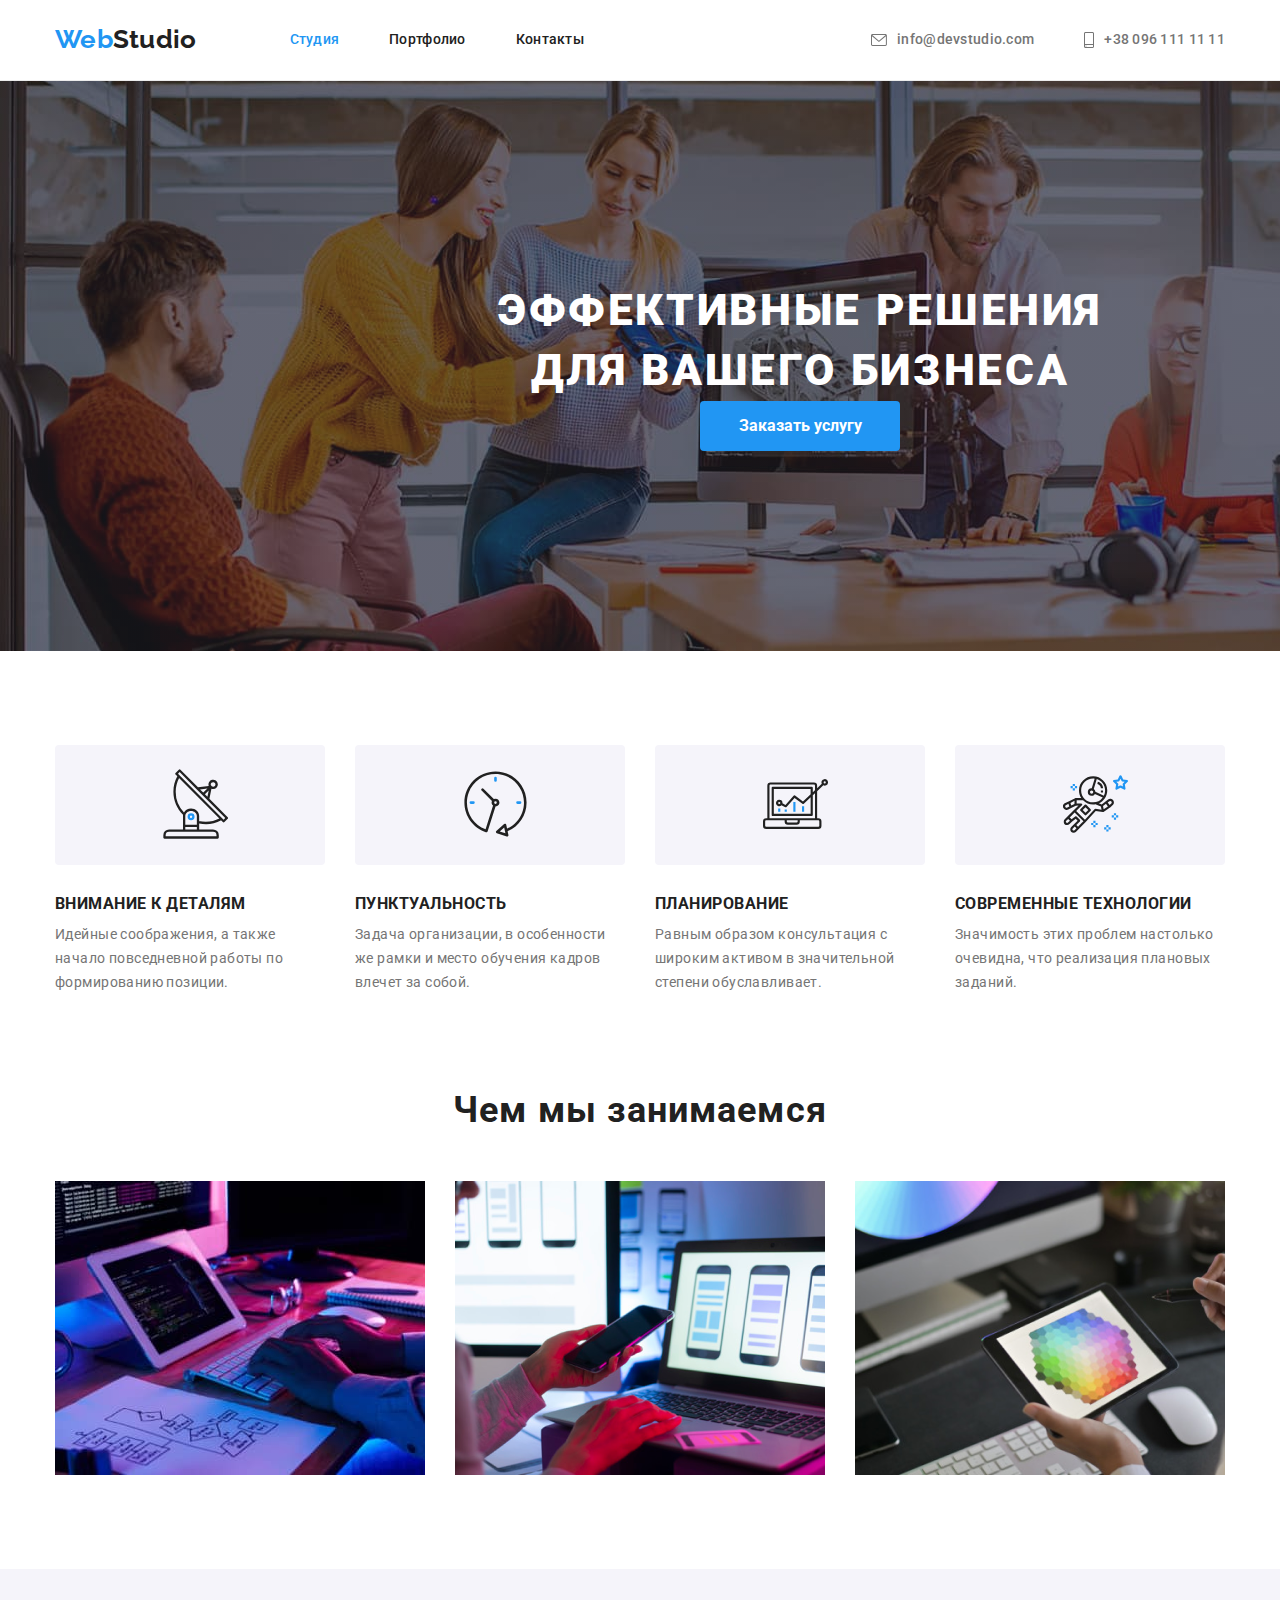
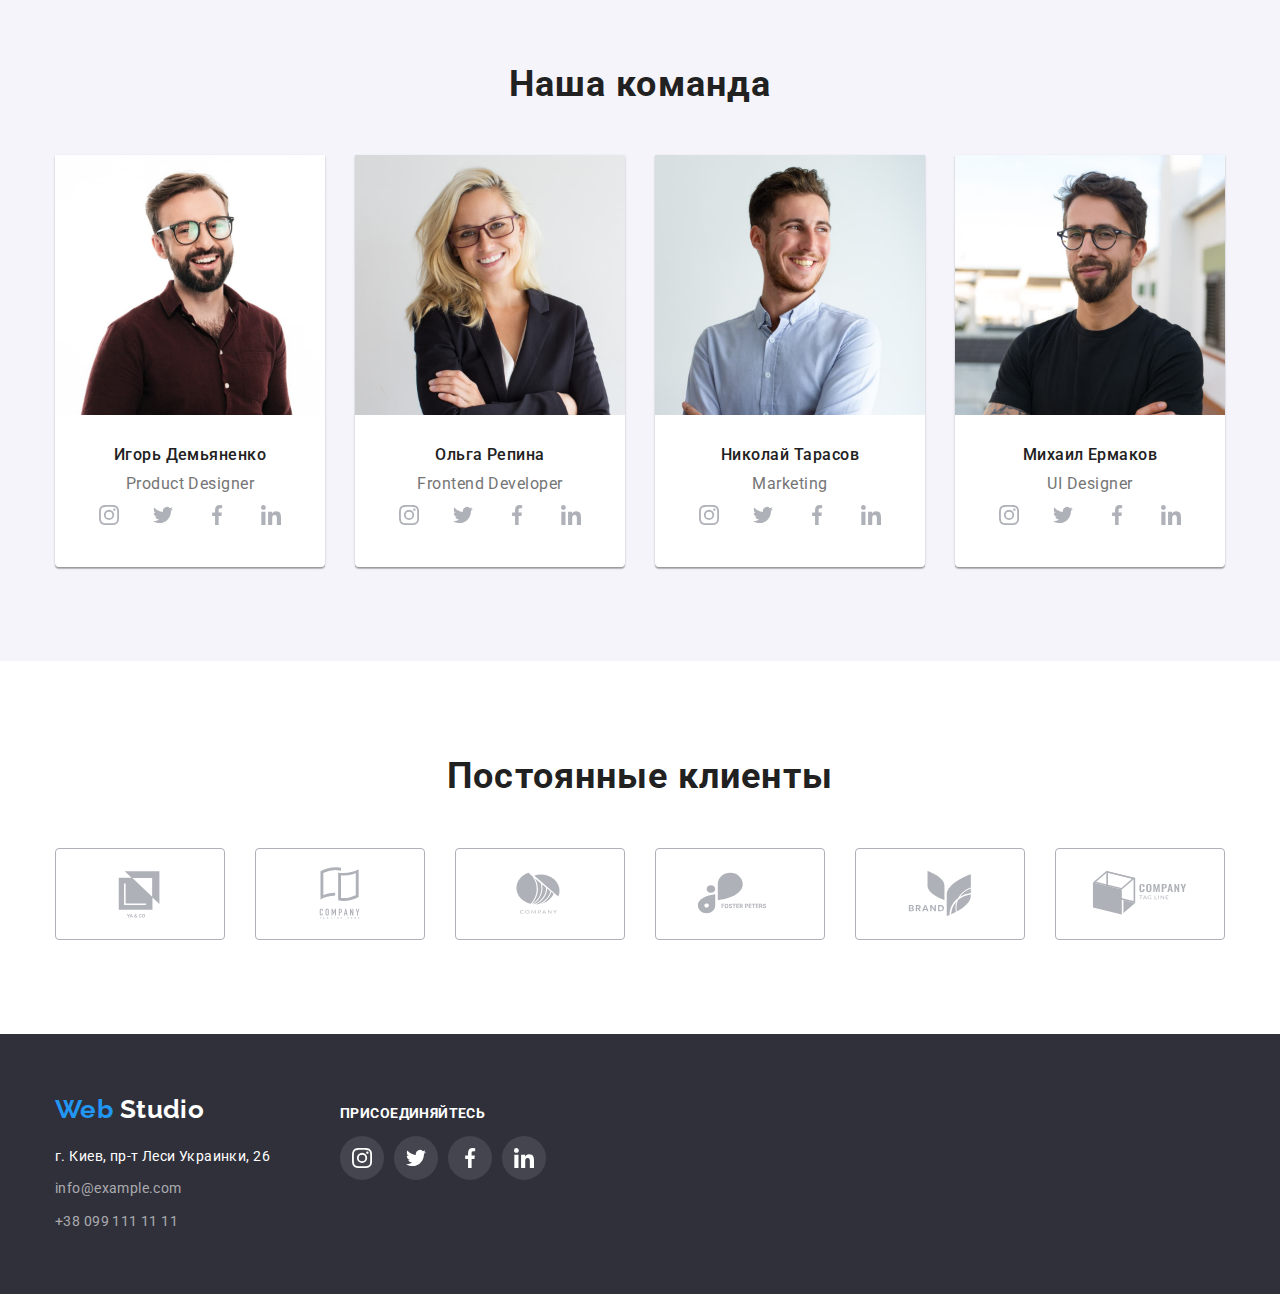
<file: index.html>
<!DOCTYPE html> 
<html lang="ru">
    <head>
        <meta charset="UTF-8">
        <meta http-equiv="X-UA-Compatible" content="IE=edge">
        <meta name="viewport" content="width=device-width, initial-scale=1.0" />
        <title>Студия</title>
        <link rel="stylesheet" href="https://cdnjs.cloudflare.com/ajax/libs/modern-normalize/1.1.0/modern-normalize.min.css">
        <link rel="stylesheet" href="./css/styles.css"> 
        <link rel="preconnect" href="https://fonts.googleapis.com">
        <link rel="preconnect" href="https://fonts.gstatic.com" crossorigin>
        <link href="https://fonts.googleapis.com/css2?family=Raleway:wght@700&family=Roboto:wght@400;500;700;900&display=swap" rel="stylesheet">
    </head>

    <body>
        <!-- header -->
        <header class="header">
            <div class="container all-in-header">
                <nav class="header-nav">
                    <a class="logo link" href="/"><span class="web-logo">Web</span>Studio</a>
                        <ul class="header-nav-list list">
                            <li class="header-item">
                                <a class="header-link link this-item" href="">Студия</a>
                            </li>
                            <li class="header-item">
                                <a class="header-link link" href="./portfolio.html"> Портфолио</a>
                            </li>
                            <li class="header-item">
                                <a class="header-link link" href=""> Контакты</a>
                            </li>
                        </ul>
                </nav>
                <ul class="header-contacts-list list">
                    <li class="header-contacts">
                         <a class="header-tel link" href="mailto:info@devstudio.com">
                            <svg class="header-icon" width="16px" height="12px">
                                <use href="./images/symbol-defs-use.svg#icon-mail"></use>
                            </svg>
                         info@devstudio.com</a>
                    </li>
                    <li class="header-contacts">
                        <a class="header-mail link" href="tel:+380961111111">
                            <svg class="header-icon" width="10px" height="16px">
                                <use href="./images/symbol-defs-use.svg#icon-smartphone"></use>
                            </svg>
                        +38 096 111 11 11</a></li>
                </ul>
            </div>
        </header>
        <!--hero-->
        <main class="main">
            <section class="hero-section section hero-section-bcgi">
                <div class="container ">
                    <h1 class="hero-title">Эффективные решения для вашего бизнеса</h1>
                    <button class="btn btn-first" type="button">Заказать услугу</button>
                </div>
            </section>
        <!--advantages-->
            <section class="advantages section">
                <div class="container">
                    <ul class="advantages-list list">
                        <li class="advantages-item"> 
                            <div>
                                <svg class="advantages-icons">
                                <use class="advantages-icons-use" x="40%" y="20%" href="./images/symbol-defs-use.svg#icon-signal" width="65px"
                                    height="70px"></use>
                            </svg>
                            </div>
                            <h3 class="advantages-item-title">Внимание к деталям</h3>
                            <p class="advantages-after-item-title">Идейные соображения, а также начало повседневной работы по формированию позиции.</p></li>
                        <li class="advantages-item">
                            <div>
                            <svg class="advantages-icons">
                                <use class="advantages-icons-use" x="40%" y="20%" href="./images/symbol-defs-use.svg#icon-clock" width="65px" height="70px"></use>
                            </svg>
                            </div>
                            <h3 class="advantages-item-title">Пунктуальность</h3>
                            <p class="advantages-after-item-title">Задача организации, в особенности же рамки и место обучения кадров влечет за собой.</p></li>
                        <li class="advantages-item"><h3 class="advantages-item-title">
                            <div>
                            <svg class="advantages-icons">
                                <use class="advantages-icons-use" x="40%" y="20%" href="./images/symbol-defs-use.svg#icon-diagram" width="65px" height="70px"></use>
                            </svg>
                            </div>
                            <h3 class="advantages-item-title">Планирование</h3>
                            <p class="advantages-after-item-title">Равным образом консультация с широким активом в значительной степени обуславливает.</p>
                            </li>
                        <li class="advantages-item">
                            <div>
                            <svg class="advantages-icons">
                                <use class="advantages-icons-use" x="40%" y="20%" href="./images/symbol-defs-use.svg#icon-astronaut" width="65px" height="70px"></use>
                            </svg>
                            </div>
                            <h3 class="advantages-item-title">Современные технологии</h3>
                            <p class="advantages-after-item-title">Значимость этих проблем настолько очевидна, что реализация плановых заданий.</p>
                            </li>
                    </ul>
                </div>
            </section>
        <!--what are we doing-->
            <section class="doing section">
                <div class="container">
                    <h2 class="doing-title">Чем мы занимаемся</h2>
                        <ul class="doing-list list">
                            <li class="doing-item"><img src="./images/img.jpg" alt="algorithm" width="370" height="294"></li> 
                            <li class="doing-item"><img src="./images/img1.png" alt="cellphone-and-notebook" width="370" height="294"></li>
                            <li class="doing-item"><img src="./images/img2.png" alt="colorwheel" width="370" height="294"></li>
                        </ul>
                </div>
            </section>
        <!--our team-->
            <section class="team section">
                <div class="container">
                    <h2 class="team-title">Наша команда</h2>
                        <ul class="team-list list">
                            <li class="team-item">
                                <img src="./images/img3.jpg" alt="product-manager" width="270" height="260">
                                    <div class="team-text"> 
                                        <h3 class="team-item-title">Игорь Демьяненко</h3>
                                            <p class="team-after-item-title" lang="en">Product Designer</p>
                                                <ul class="team-icons-list">  
                                                    <li class="list team-icons-item">
                                                        <a href="" class="team-icons-link link">
                                                            <svg class="team-icons" width="20px" height="20px">
                                                                <use href="./images/symbol-defs-use.svg#icon-instagram"></use>
                                                            </svg>
                                                        </a>
                                                    </li>
                                                    <li class="list team-icons-item">
                                                        <a href="" class="team-icons-link link">
                                                            <svg class="team-icons" width="20px" height="20px">
                                                                <use href="./images/symbol-defs-use.svg#icon-twitter"></use>
                                                            </svg>
                                                        </a>
                                                    </li>
                                                    <li class="list team-icons-item">
                                                        <a href="" class="team-icons-link link">
                                                            <svg class="team-icons" width="20px" height="20px">
                                                                <use href="./images/symbol-defs-use.svg#icon-facebook"></use>
                                                            </svg>
                                                        </a>
                                                    </li>
                                                    <li class="list team-icons-item">
                                                        <a href="" class="team-icons-link link">
                                                            <svg class="team-icons" width="20px" height="20px">
                                                                <use href="./images/symbol-defs-use.svg#icon-linkedin"></use>
                                                            </svg>
                                                        </a>
                                                    </li> 
                                                </ul>
                                    </div>
                            </li>
                            <li class="team-item">
                                <img src="./images/img4.jpg" alt="frontend-developer" width="270" height="260">
                                    <div class="team-text">
                                        <h3 class="team-item-title">Ольга Репина</h3>
                                            <p class="team-after-item-title" lang="en">Frontend Developer</p>
                                            <ul class="team-icons-list">
                                                <li class="list team-icons-item">
                                                    <a href="" class="team-icons-link link">
                                                        <svg class="team-icons" width="20px" height="20px">
                                                            <use href="./images/symbol-defs-use.svg#icon-instagram"></use>
                                                        </svg>
                                                    </a>
                                                </li>
                                                <li class="list team-icons-item">
                                                    <a href="" class="team-icons-link link">
                                                        <svg class="team-icons" width="20px" height="20px">
                                                            <use href="./images/symbol-defs-use.svg#icon-twitter"></use>
                                                        </svg>
                                                    </a>
                                                </li>
                                                <li class="list team-icons-item">
                                                    <a href="" class="team-icons-link link">
                                                        <svg class="team-icons" width="20px" height="20px">
                                                            <use href="./images/symbol-defs-use.svg#icon-facebook"></use>
                                                        </svg>
                                                    </a>
                                                </li>
                                                <li class="list team-icons-item">
                                                    <a href="" class="team-icons-link link">
                                                        <svg class="team-icons" width="20px" height="20px">
                                                            <use href="./images/symbol-defs-use.svg#icon-linkedin"></use>
                                                        </svg>
                                                    </a>
                                                </li>
                                            </ul>
                                        </div>
                            </li>
                            <li class="team-item">
                                <img src="./images/img5.jpg" alt="marketing" width="270" height="260">
                                    <div class="team-text">
                                        <h3 class="team-item-title">Николай Тарасов</h3>
                                            <p class="team-after-item-title" lang="en">Marketing</p>
                                                <ul class="team-icons-list">
                                                    <li class="list team-icons-item">
                                                        <a href="" class="team-icons-link link">
                                                            <svg class="team-icons" width="20px" height="20px">
                                                                <use href="./images/symbol-defs-use.svg#icon-instagram"></use>
                                                            </svg>
                                                        </a>
                                                    </li>
                                                    <li class="list team-icons-item">
                                                        <a href="" class="team-icons-link link">
                                                            <svg class="team-icons" width="20px" height="20px">
                                                                <use href="./images/symbol-defs-use.svg#icon-twitter"></use>
                                                            </svg>
                                                        </a>
                                                    </li>
                                                    <li class="list team-icons-item">
                                                        <a href="" class="team-icons-link link">
                                                            <svg class="team-icons" width="20px" height="20px">
                                                                <use href="./images/symbol-defs-use.svg#icon-facebook"></use>
                                                            </svg>
                                                        </a>
                                                    </li>
                                                    <li class="list team-icons-item">
                                                        <a href="" class="team-icons-link link">
                                                            <svg class="team-icons" width="20px" height="20px">
                                                                <use href="./images/symbol-defs-use.svg#icon-linkedin"></use>
                                                            </svg>
                                                        </a>
                                                    </li>
                                                </ul>
                                    </div>
                            </li>
                            <li class="team-item">
                                <img src="./images/img6.jpg" alt="UI-designer" width="270" height="260">
                                    <div class="team-text">
                                        <h3 class="team-item-title">Михаил Ермаков</h3>
                                            <p class="team-after-item-title" lang="en">UI Designer</p>
                                            <ul class="team-icons-list">
                                                <li class="list team-icons-item">
                                                    <a href="" class="team-icons-link link">
                                                        <svg class="team-icons" width="20px" height="20px">
                                                            <use href="./images/symbol-defs-use.svg#icon-instagram"></use>
                                                        </svg>
                                                    </a>
                                                </li>
                                                <li class="list team-icons-item">
                                                    <a href="" class="team-icons-link link">
                                                        <svg class="team-icons" width="20px" height="20px">
                                                            <use href="./images/symbol-defs-use.svg#icon-twitter"></use>
                                                        </svg>
                                                    </a>
                                                </li>
                                                <li class="list team-icons-item">
                                                    <a href="" class="team-icons-link link">
                                                        <svg class="team-icons" width="20px" height="20px">
                                                            <use href="./images/symbol-defs-use.svg#icon-facebook"></use>
                                                        </svg>
                                                    </a>
                                                </li>
                                                <li class="list team-icons-item">
                                                    <a href="" class="team-icons-link link">
                                                        <svg class="team-icons" width="20px" height="20px">
                                                            <use href="./images/symbol-defs-use.svg#icon-linkedin"></use>
                                                        </svg>
                                                    </a>
                                                </li>
                                            </ul>
                                    </div>
                            </li>
                        </ul>
                </div>
            </section>
            <!-- our-clients -->
            <section class="clients section">
                <div class="container">
                    <h2 class="clients-title">Постоянные клиенты</h2>
                    <ul class="clients-list list">
                        <li class="clients-item">
                            <a href="" class="clients-icons-link link">
                                <svg class="clients-icons" width="106px" height="60px">
                                    <use href="./images/symbol-defs-use.svg#icon-union-1"></use>
                                </svg>
                            </a>
                        </li>
                        <li class="clients-item">
                            <a href="" class="clients-icons-link link">
                                <svg class="clients-icons" width="106px" height="60px">
                                    <use href="./images/symbol-defs-use.svg#icon-union-2"></use>
                                </svg>
                            </a>
                        </li>
                        <li class="clients-item">
                            <a href="" class="clients-icons-link link">
                                <svg class="clients-icons" width="106px" height="60px">
                                    <use href="./images/symbol-defs-use.svg#icon-union-3"></use>
                                </svg>
                            </a>
                        </li>
                        <li class="clients-item">
                            <a href="" class="clients-icons-link link">
                                <svg class="clients-icons" width="106px" height="60px">
                                    <use href="./images/symbol-defs-use.svg#icon-union-4"></use>
                                </svg>
                            </a>
                        </li>
                        <li class="clients-item">
                            <a href="" class="clients-icons-link link">
                                <svg class="clients-icons" width="106px" height="60px">
                                    <use href="./images/symbol-defs-use.svg#icon-union-5"></use>
                                </svg>
                            </a>
                        </li>
                        <li class="clients-item">
                            <a href="" class="clients-icons-link link">
                                <svg class="clients-icons" width="106px" height="60px">
                                    <use href="./images/symbol-defs-use.svg#icon-union-6"></use>
                                </svg>
                            </a>
                        </li>
                    </ul>


                </div>
            </section>
        </main>
<!-- footer -->
        <footer class="footer">
            <div class="container all-in-footer">
                <div class="footer-left">
                    <a class="logo link logo-footer studio-logo" href="/">
                        <span class="web-logo">Web</span>
                        Studio
                    </a>
                        <address class="address">
                            <ul class="footer-list list">
                                <li class="footer-address-item">г. Киев, пр-т Леси Украинки, 26</li>
                                <li class="footer-contacts-item"><a class="link footer-mail" href="mailto:info@example.com">info@example.com</a></li>
                                <li class="footer-contacts-item-last"><a class="link footer-tel" href="tel:+380991111111">+38 099 111 11 11</a></li>
                            </ul>
                        </address>
                </div>
                <div class="footer-right">
                    <p class="footer-share-us">ПРИСОЕДИНЯЙТЕСЬ</p>
                    <ul class="footer-icons-list">
                        <li class="list footer-icons-item">
                            <a href="" class="footer-icons-link link">
                                <svg class="footer-icons" width="20px" height="20px">
                                    <use href="./images/symbol-defs-use.svg#icon-instagram"></use>
                                </svg>
                            </a>
                        </li>
                        <li class="list footer-icons-item">
                            <a href="" class="footer-icons-link link">
                                <svg class="footer-icons" width="20px" height="20px">
                                    <use href="./images/symbol-defs-use.svg#icon-twitter"></use>
                                </svg>
                            </a>
                        </li>
                        <li class="list footer-icons-item">
                            <a href="" class="footer-icons-link link">
                                <svg class="footer-icons" width="20px" height="20px">
                                    <use href="./images/symbol-defs-use.svg#icon-facebook"></use>
                                </svg>
                            </a>
                        </li>
                        <li class="list footer-icons-item">
                            <a href="" class="footer-icons-link link">
                                <svg class="footer-icons" width="20px" height="20px">
                                    <use href="./images/symbol-defs-use.svg#icon-linkedin"></use>
                                </svg>
                            </a>
                        </li>
                    </ul>
                </div>
            </div>
        </footer>
    </body>
</html>
</file>
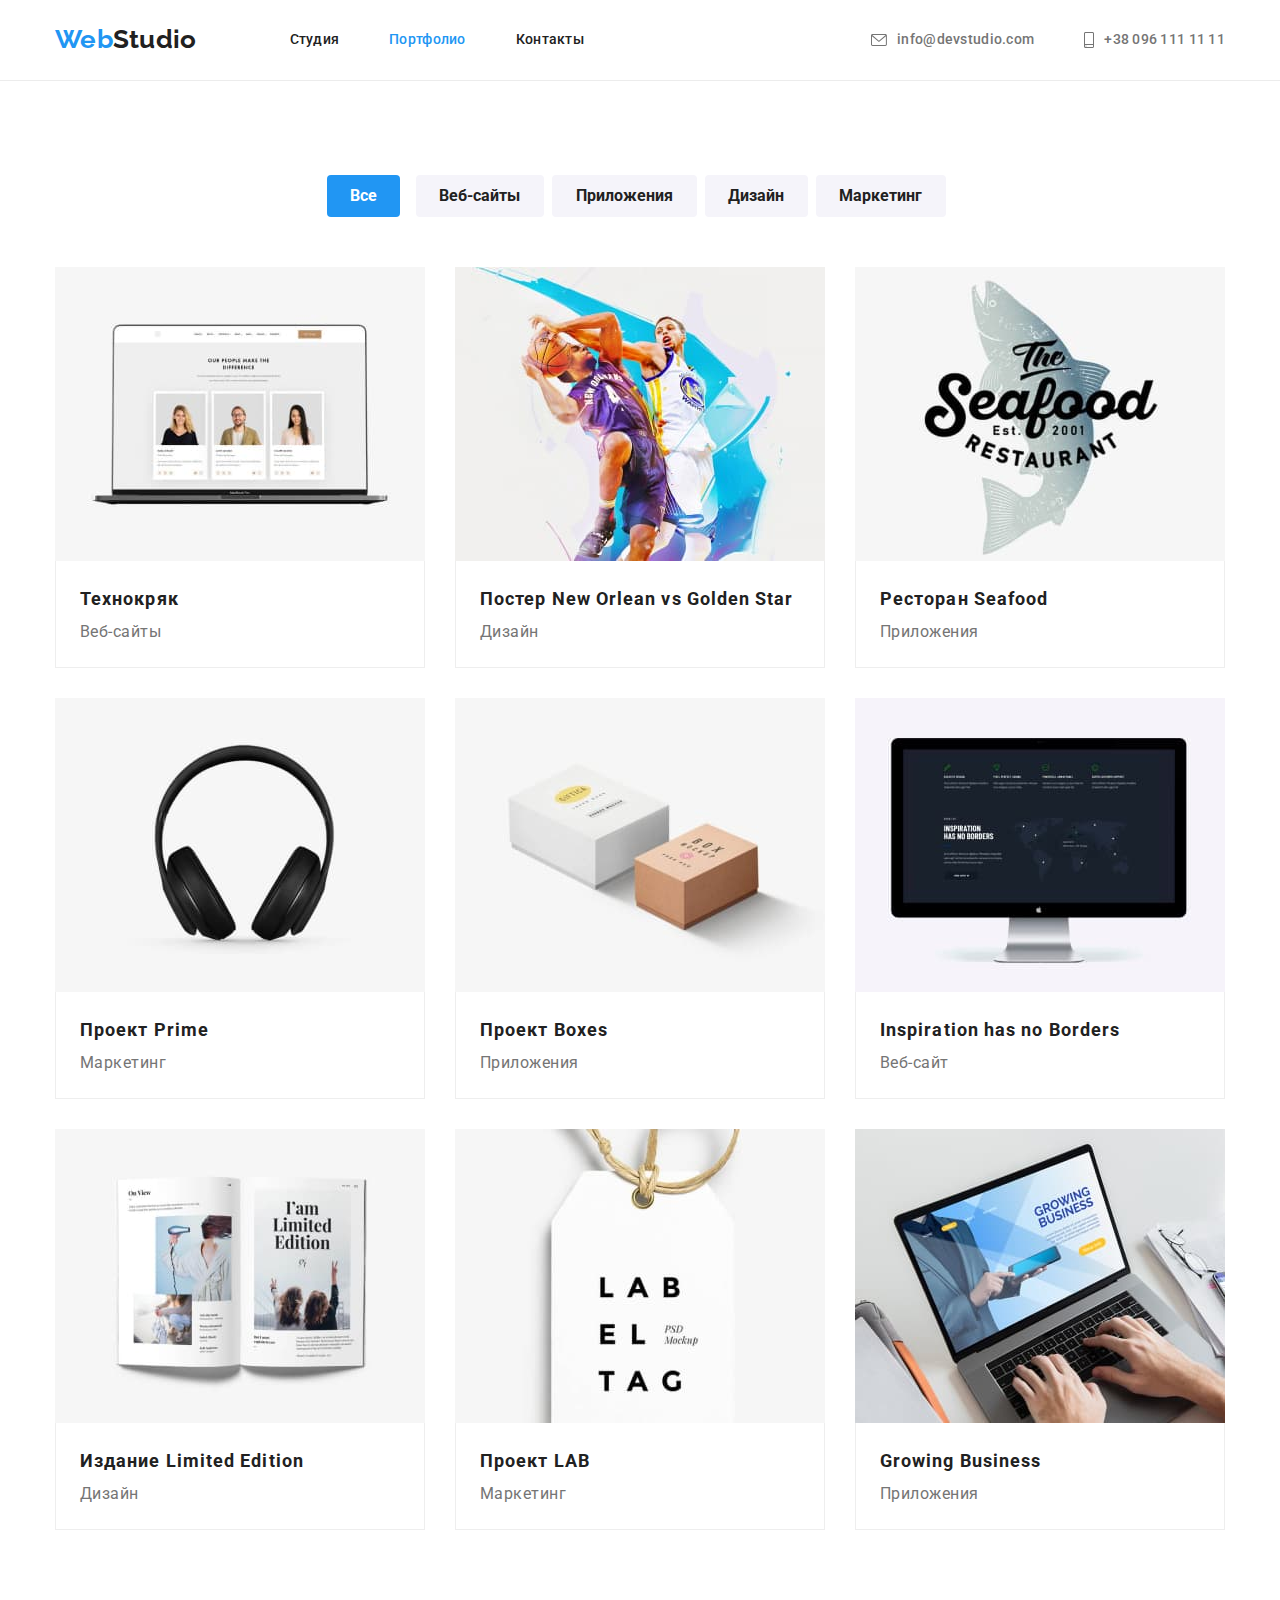
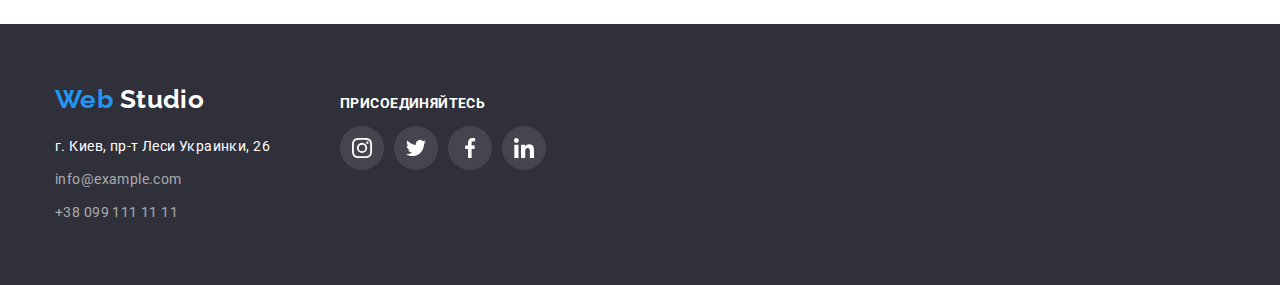
<file: portfolio.html>
<!DOCTYPE html>
<html lang="en">
    <head>
        <meta charset="UTF-8">
        <meta http-equiv="X-UA-Compatible" content="IE=edge">
        <meta name="viewport" content="width=device-width, initial-scale=1.0">
        <title>Портфоліо</title>
        <link rel="stylesheet" href="https://cdnjs.cloudflare.com/ajax/libs/modern-normalize/1.1.0/modern-normalize.min.css">
        <link rel="stylesheet" href="./css/styles.css"> 
        <link rel="preconnect" href="https://fonts.googleapis.com">
        <link rel="preconnect" href="https://fonts.gstatic.com" crossorigin>
        <link href="https://fonts.googleapis.com/css2?family=Raleway:wght@700&family=Roboto:wght@400;500;700;900&display=swap" rel="stylesheet">
    </head>

    <body>

        <!-- header -->
        <header class="header">
            <div class="container all-in-header">
                <nav class="header-nav">
                    <a class="logo link" href="/"><span class="web-logo">Web</span>Studio</a>
                        <ul class="header-nav-list list">
                            <li class="header-item">
                                <a class="header-link link" href="./index.html">Студия</a>
                            </li>
                            <li class="header-item">
                                <a class="header-link link this-item" href=""> Портфолио</a>
                            </li>
                            <li class="header-item">
                                <a class="header-link link" href=""> Контакты</a>
                            </li>
                        </ul>
                </nav>
                        <ul class="header-contacts-list list">
                            <li class="header-contacts">
                                <a class="header-tel link" href="mailto:info@devstudio.com">
                                    <svg class="header-icon" width="16px" height="12px">
                                        <use href="./images/symbol-defs-use.svg#icon-mail"></use>
                                    </svg>
                                    info@devstudio.com</a>
                            </li>
                            <li class="header-contacts">
                                <a class="header-mail link" href="tel:+380961111111">
                                    <svg class="header-icon" width="10px" height="16px">
                                        <use href="./images/symbol-defs-use.svg#icon-smartphone"></use>
                                    </svg>
                                    +38 096 111 11 11</a>
                            </li>
                        </ul>
            </div>
        </header>
        <!-- hero -->
        <main class="main">
            <section class="hero-portfolio section">
                <div class="container">
                    <h1 hidden="true">Hero</h1>
                    <ul class="hero-list-btn list">
                        <li class="btn-item"><button class="btn btn-first-portfolio" type="button">Все</button>
                        </li>
                        <li class="btn-item"><button class="btn btn-portfolio btn-size-second" type="button">Веб-сайты</button>
                        </li>
                        <li class="btn-item"><button class="btn btn-portfolio btn-size-third" type="button">Приложения</button>
                        </li>
                        <li class="btn-item"><button class="btn btn-portfolio btn-size-fourth" type="button">Дизайн</button>
                        </li>
                        <li class="btn-item"><button class="btn btn-portfolio btn-size-fifth" type="button">Маркетинг</button>
                        </li>
                    </ul>
                    <ul class="hero-list list">
                        <li class="hero-item"> <a href="" class="link hero-item-link">
                            <img src="./images/img10.jpg" alt="Веб-сайт" width="370" height="294">
                            <div class="bottom-border"><h2 class="hero-item-title">Технокряк</h2>
                            <p class="hero-after-item-title">Веб-сайты</p></div></a>
                        </li>
                        <li class="hero-item"> <a href="" class="link hero-item-link">
                            <img src="./images/img(11).jpg" alt="Постер" width="370" height="294">
                            <div class="bottom-border"><h2 class="hero-item-title">Постер New Orlean vs Golden Star</h2>
                            <p class="hero-after-item-title">Дизайн</p> </div> </a>
                        </li>
                        <li class="hero-item"> <a href="" class="link hero-item-link">
                            <img src="./images/img(12).jpg" alt="Приложение" width="370" height="294">
                            <div class="bottom-border"><h2 class="hero-item-title">Ресторан Seafood</h2>
                            <p class="hero-after-item-title">Приложения</p></div></a>
                        </li>
                        <li class="hero-item"><a href="" class="link hero-item-link">
                            <img src="./images/img(13).jpg" alt="Проект" width="370" height="294">
                            <div class="bottom-border"><h2 class="hero-item-title">Проект Prime</h2>
                            <p class="hero-after-item-title">Маркетинг</p></div></a>
                        </li>
                        <li class="hero-item"><a href="" class="link hero-item-link">
                            <img src="./images/img(14).jpg" alt="Приложение" width="370" height="294">
                            <div class="bottom-border"><h2 class="hero-item-title">Проект Boxes</h2>
                            <p class="hero-after-item-title">Приложения</p></div></a>
                        </li>
                        <li class="hero-item"><a href="" class="link hero-item-link">
                            <img src="./images/img(15).jpg" alt="Веб-сайт" width="370" height="294">
                            <div class="bottom-border"><h2 class="hero-item-title">Inspiration has no Borders</h2>
                            <p class="hero-after-item-title">Веб-сайт</p></div></a>
                        </li>
                        <li class="hero-item"><a href="" class="link hero-item-link">
                            <img src="./images/img(16).jpg" alt="Издание" width="370" height="294">
                            <div class="bottom-border"><h2 class="hero-item-title">Издание Limited Edition</h2>
                            <p class="hero-after-item-title">Дизайн</p></div></a>
                        </li>
                        <li class="hero-item"><a href="" class="link hero-item-link">
                            <img src="./images/img(17).jpg" alt="Проект" width="370" height="294">
                            <div class="bottom-border"><h2 class="hero-item-title">Проект LAB</h2>
                            <p class="hero-after-item-title">Маркетинг</p></div></a>
                        </li>
                        <li class="hero-item"> <a href="" class="link hero-item-link">
                            <img src="./images/img(18).jpg" alt="Приложение" width="370" height="294">
                            <div class="bottom-border"><h2 class="hero-item-title">Growing Business</h2>
                            <p class="hero-after-item-title">Приложения</p></div></a>
                        </li>
                </ul>
                </div>
            </section>
        </main>
<!-- footer -->
    <footer class="footer">
        <div class="container all-in-footer">
            <div class="footer-left">
                <a class="logo link logo-footer studio-logo" href="/">
                    <span class="web-logo">Web</span>
                    Studio
                </a>
                <address class="address">
                    <ul class="footer-list list">
                        <li class="footer-address-item">г. Киев, пр-т Леси Украинки, 26</li>
                        <li class="footer-contacts-item"><a class="link footer-mail"
                                href="mailto:info@example.com">info@example.com</a></li>
                        <li class="footer-contacts-item-last"><a class="link footer-tel" href="tel:+380991111111">+38 099
                                111 11 11</a></li>
                    </ul>
                </address>
            </div>
            <div class="footer-right">
                <p class="footer-share-us">ПРИСОЕДИНЯЙТЕСЬ</p>
                <ul class="footer-icons-list">
                    <li class="list footer-icons-item">
                        <a href="" class="footer-icons-link link">
                            <svg class="footer-icons" width="20px" height="20px">
                                <use href="./images/symbol-defs-use.svg#icon-instagram"></use>
                            </svg>
                        </a>
                    </li>
                    <li class="list footer-icons-item">
                        <a href="" class="footer-icons-link link">
                            <svg class="footer-icons" width="20px" height="20px">
                                <use href="./images/symbol-defs-use.svg#icon-twitter"></use>
                            </svg>
                        </a>
                    </li>
                    <li class="list footer-icons-item">
                        <a href="" class="footer-icons-link link">
                            <svg class="footer-icons" width="20px" height="20px">
                                <use href="./images/symbol-defs-use.svg#icon-facebook"></use>
                            </svg>
                        </a>
                    </li>
                    <li class="list footer-icons-item">
                        <a href="" class="footer-icons-link link">
                            <svg class="footer-icons" width="20px" height="20px">
                                <use href="./images/symbol-defs-use.svg#icon-linkedin"></use>
                            </svg>
                        </a>
                    </li>
                </ul>
            </div>
        </div>
    </footer>
    </body>
    
    </html>
</file>
<file: css/styles.css>
:root {
    --first-header-color: #212121;
    --second-header-color: #757575;
    --first-title-color: #FFFFFF;
    --second-title-color:#212121;
    --first-text-color: #757575;
    --second-text-color: #FFFFFF;
    --accent-text-color: #2196F3;
    --btn-color:  #FFFFFF;
    --bcg-btn-color: #2196F3;
    --bcg-first-color:  #FFFFFF;
    --bcg-second-color: #F5F4FA;
    --bcg-accent-color: #2F303A;
    --icons-color: #AFB1B8;
}

body {
    font-family: "Roboto", sans-serif;
    color: var(--first-header-color);
    background-color: var(--bcg-first-color);
}

.list {
    list-style: none;
    margin: 0px;
    padding: 0px;
}

.link{
    text-decoration: none;
    color: currentColor;
}

.container {
    width: 1200px;
    margin-left: auto;
    margin-right: auto;
    padding-left: 15px;
    padding-right: 15px;
}
.section {
    padding: 94px 0px;
}

img {
    display: block;
    max-width: 100%;
    height: auto;
}


/* header */
.header {
    background-color: var(--bcg-header-color);
    font-weight: 500;
    font-size: 14px;
    line-height: 1.14;
    letter-spacing: 0.02em;
    border-bottom:1px solid #ECECEC;
}
.all-in-header {
    display: flex;
}

.header-nav {
    display: flex;
}
.logo {
    display: flex;
    font-family: 'Raleway';
    font-weight: 700;
    font-size: 26px;
    line-height: 1.19;
    color: var(--first-header-color);

    padding: 24px 0px;


}

.web-logo {
    color: var(--accent-text-color);
}

.header-nav-list {
    display: flex;
    margin-left: 93px;

}

.header-item + .header-item {
margin-left: 50px;
}

.header-link {
    color: var(--first-header-color);
    padding: 32px 0px;
    display: block;

}

.header-link:focus,
.header-link:hover,
.header-tel:hover,
.header-mail:hover,
.header-tel:focus,
.header-mail:focus {
    color: var(--accent-text-color);
}

.this-item {
    color: var(--accent-text-color);
}

.header-contacts-list {
display: flex;
margin-left: auto;
}

.header-contacts + .header-contacts {
    margin-left: 50px;
}

.header-contacts {
    display: flex;
    align-items: baseline;
}

.header-mail, .header-tel {
padding: 32px 0px;
display: flex;

}

.header-tel,
.header-mail,
.footer-tel,
.footer-mail {
    color: var(--second-header-color);
    display: flex;
}

.header-tel {
    color: var(--first-text-color);
    align-items: center;
}

.header-icon {
    fill: currentColor;
}

.header-tel:hover {
    color: var(--accent-text-color);
}

.header-icon:last-child {
    margin-right: 10px;
}


/* hero-index */

.hero-section {
    letter-spacing: 0.06em;
        padding-top: 200px;
        padding-bottom: 200px;

   }

.hero-section-bcgi {
    background-image: linear-gradient(rgba(47, 48, 58, .4), rgba(47, 48, 58, .4)),
    url('../images/Imgbcg.jpg');
    background-color: var(--bcg-accent-color);
    background-position: center;
    background-size: cover;
    background-repeat: no-repeat;
    width: 1600px;
    margin: 0px auto;

     }

.hero-title {
    font-weight: 900;
    font-size: 44px;
    line-height: 1.36;
    letter-spacing: 0.06em;
    text-transform: uppercase;
    width: 696px;
    text-align: center;
    color: var(--first-title-color);
    margin: 0px auto;
  }

.btn {
    font-family: inherit;
    font-weight: 700;
    font-size: 16px;
    line-height: 1.88;

    display: inline-block;
    align-items: center;
    text-align: center;
    border: transparent;
    cursor: pointer;

    color: inherit;
    padding: 0px;
    min-width: 200px;
    border-radius: 4px;
    margin: 0px auto;
    display: flex;
    justify-content: center;

}

.btn-first {
    color: var(--btn-color);
    background-color: var(--bcg-btn-color);
    padding: 10px 32px;
    
}


/* hero-portfolio */
.hero-list-btn {
    display: flex;
    align-items: center;
    justify-content: center;
    text-align: center;
    margin-bottom: 50px;
    }

.hero-list {
display: flex;
flex-wrap: wrap;
}

.hero-item {
    width: 370px;
    margin-right: 30px;
    margin-bottom: 30px;
    cursor: pointer;
}


.hero-item-link:hover, .hero-item-link:focus  {
display: block;
    box-shadow: 0px 1px 1px rgba(0, 0, 0, 0.12),
0px 4px 4px rgba(0, 0, 0, 0.06),
1px 4px 6px rgba(0, 0, 0, 0.16);
}

.hero-item:nth-child(3n) {
margin-right: 0px;
}

.hero-item:nth-last-child(-n+3) {
margin-bottom: 0px;
}

.bottom-border {
    border: 1px solid #EEEEEE;
    border-top: 0px;
    padding: 20px 24px;


}
.hero-item-title {
    font-size: 18px;
    line-height: 2.00;
    letter-spacing: 0.06em;
    text-align: left;
    margin: 0px;
}

.hero-after-item-title {
    line-height: 1.88;
    letter-spacing: 0.03em;
    text-align: left;
    color: var(--first-text-color);
    margin: 0px;
}

.btn-portfolio {
    color: inherit;
    background-color: var(--bcg-second-color);
    text-align: center;
    padding: 6px 22px;
    }

.btn-first-portfolio {
    color: var(--btn-color);
    background-color: var(--bcg-btn-color);
    min-width: 73px;
    text-align: center;
    padding: 6px 22px;
    margin-right: 8px;
    }

.btn-item:first-child {
    margin-right: 8px;
}

.btn-item:last-child {
    margin-right: 8px;
}

.btn-item + .btn-item {
        margin-right: 8px;
    }
.btn-size-second {
    min-width: 128px;
}
.btn-size-third {
    min-width: 145px;
}

.btn-size-fourth {
    min-width: 103px;
}

.btn-size-fifth {
    min-width: 130px;
}

.btn:hover, .btn:focus {
    color: var(--btn-color);
    background-color: var(--bcg-btn-color);
    box-shadow: 0px 3px 1px rgba(0, 0, 0, 0.1), 0px 1px 2px rgba(0, 0, 0, 0.08), 0px 2px 2px rgba(0, 0, 0, 0.12);
    
 }

 .btn-padding {
     padding-bottom: 200px;
 }


/* advantages */
.advantages-list {
    display: flex;
    flex-wrap: wrap;
  
    }

.advantages-item {
    font-size: 14px;
    letter-spacing: 0.03em;
    width: 270px;
    margin-right: 30px;
}

.advantages-item:last-child {
    margin-right: 0px;
}

.advantages-item-title {
    line-height: 1.14;
    letter-spacing: 0.03em;
    text-transform: uppercase;
    margin: 0px 0px 10px 0px;
   }

.advantages-after-item-title {
    line-height: 1.71;
    color: var(--first-text-color);
    margin: 0px;
}

.advantages-icons {
display: block;
display: flex;
background-color: var(--bcg-second-color);
width: 270px;
height: 120px;
border-radius: 4px;
margin-bottom: 30px;
}



/* doing */
.doing {
    padding-top: 0px;
}

.doing-title, .team-title {
    font-size: 36px;
    line-height: 1.17;
    text-align: center;
    letter-spacing: 0.03em;
    margin: 0px auto 50px auto;
}

.doing-list {
display: flex;
justify-content: space-between;
}

.doing-item {
display: flex;
}

/* team */
.team {
    background-color: var(--bcg-second-color);
    line-height: 1.19;
    text-align: center;
    letter-spacing: 0.03em;
}

.team-list {
    display: flex;
    justify-content: space-between;
}

.team-item {
    background-color: var(--bcg-first-color);
    width: 270px;
    box-shadow: 0px 1px 3px rgba(0, 0, 0, 0.12), 0px 1px 1px rgba(0, 0, 0, 0.14), 0px 2px 1px rgba(0, 0, 0, 0.2);
    border-radius: 0px 0px 4px 4px;
  }

.team-item:last-child {
    margin-right: 0px;
}

.team-text {
    padding: 30px 32px;
    text-align: center;
    display: block;
  }

.team-item-title {
    font-size: 16px;
    font-weight: 500;
    margin: 0px;
    min-width: 152px;
    margin-bottom: 10px;
}

.team-after-item-title {
    color: var(--first-text-color);
    margin: 0px;
    min-width: 147px;
}


.team-icons-list {
    cursor: pointer; 
    display: flex;
    justify-content: center;
    padding-left: 0px;
}

.team-icons-item + .team-icons-item {
    margin-left: 10px;
}

.team-icons-link {
    display: flex;
    width: 44px;
    height: 44px;
    align-items: center;
    justify-content: center;
    border-radius: 50%;
    background-color: var(--bcg-first-color);
} 
.team-icons {
    fill: var(--icons-color);
}
.team-icons-link:hover, 
.team-icons-link:focus {
    background-color: var(--bcg-btn-color);
}

.team-icons-link:hover .team-icons {
fill: var(--bcg-first-color);
}

.team-icons-link:focus .team-icons {
    fill: var(--bcg-first-color);
}

/* our-clients */
.clients-title {
    font-size: 36px;
    line-height: 1.17;
    text-align: center;
    letter-spacing: 0.03em;
    color: inherit;
    margin: 0px;
    margin-bottom: 50px;
    padding: 0px;
}

.clients-list {
    display: flex;

}

.clients-item {
cursor: pointer;
}

.clients-item+.clients-item {
    margin-right: 30px;
}

.clients-item:first-child {
    margin-right: 30px;
}

.clients-item:last-child {
    margin-right: 0px;
}

.clients-icons-link {
display: flex;
align-items: center;
justify-content: center;
color: var(--first-text-color);
border: 1px solid #AFB1B8;
border-radius: 4px;
width: 170px;
height: 92px;
}

.clients-icons {
    fill: var(--icons-color);
}

.clients-icons-link:hover,
.clients-icons-link:focus  {
border-color: var(--accent-text-color);
}

.clients-icons-link:hover .clients-icons {
fill: var(--accent-text-color);
}

.clients-icons-link:focus .clients-icons {
    fill: var(--accent-text-color);
}


/* footer */
.footer {
    background-color: var(--bcg-accent-color);
    font-size: 14px;
    line-height: 1.71;
    letter-spacing: 0.03em;
    padding-bottom: 60px;
    padding-top: 60px;
    }



.all-in-footer {
    display: flex;
    align-items: baseline;
}
.studio-logo {
color: var(--first-title-color);
}

.footer-address-item {
    font-style: normal;
    color: var(--second-text-color);
}

.footer-mail, .footer-tel {
    font-style: normal;
    color: rgba(255, 255, 255, 0.6);
    display: block;
}

.footer-mail:hover, .footer-tel:hover, .footer-mail:focus, .footer-tel:focus {
    color: var(--accent-text-color);
}

.logo-footer {
 margin-bottom: 20px;
 display: block;
}

.footer-address-item, .footer-contacts-item {
margin-bottom: 9px;
}

.footer-contacts-item:last-child {
padding: 0px;
margin-bottom: 0px;
}

.logo-footer{
    margin-bottom: 20px;
    padding: 0px;
}

.footer-share-us {
    font-size: 14px;
    line-height: 1.14;
    letter-spacing: 0.03em;
    color: var(--second-text-color);
    margin: 0px;
    font-weight: 700;
}

.footer-left {
    margin-right: 70px;
}

.footer-icons-list {
    cursor: pointer;
    display: flex;
    justify-content: center;
    margin-bottom: 30px;
    padding-left: 0px;
}

.footer-icons-item+.footer-icons-item {
    margin-left: 10px;
}

.footer-icons-link {
    display: flex;
    width: 44px;
    height: 44px;
    align-items: center;
    justify-content: center;
    border-radius: 50%;
    background-color:rgba(255, 255, 255, 0.1);
}

.footer-icons {
    fill: var(--second-text-color);
}

.footer-icons-link:hover,
.footer-icons-link:focus {
    background-color: var(--bcg-btn-color);
}

.footer-icons-link:hover .footer-icons {
    fill: var(--bcg-first-color);
}

.footer-icons-link:focus .footer-icons {
    fill: var(--bcg-first-color);
}
</file>
